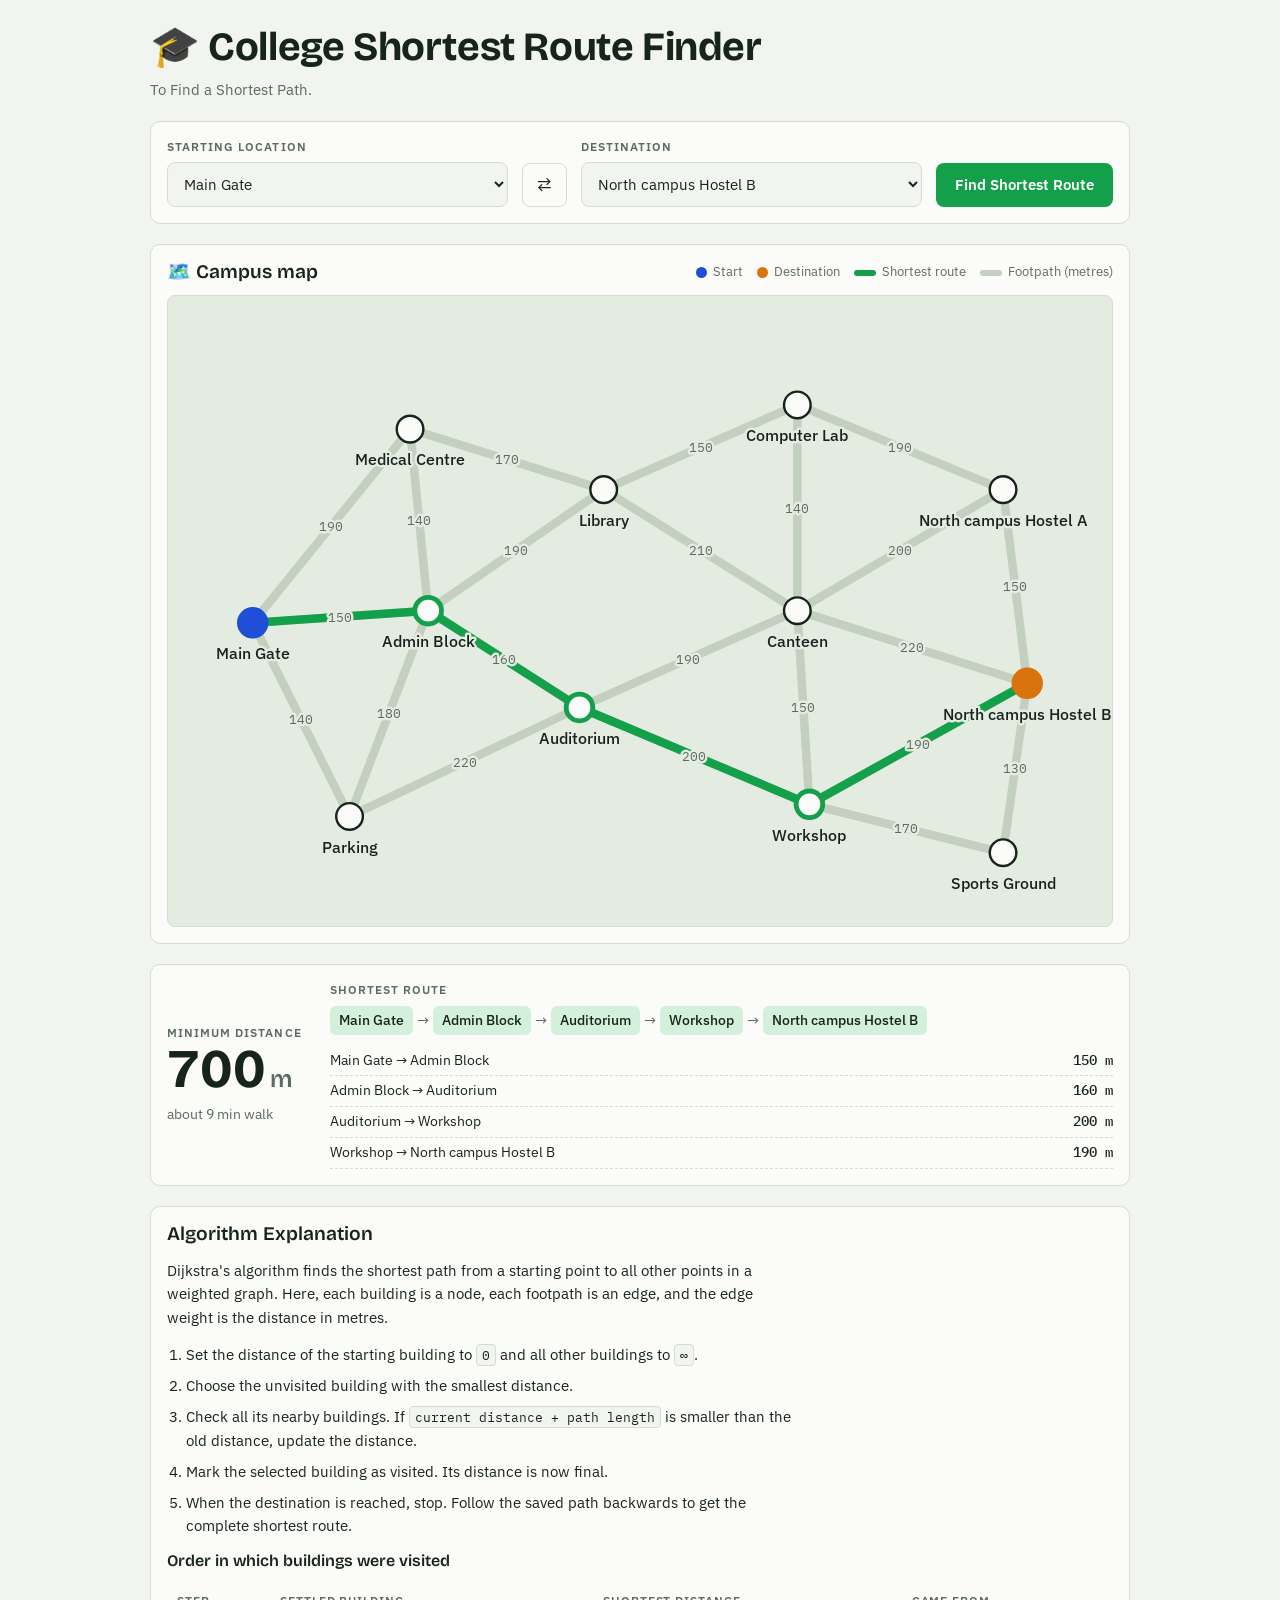
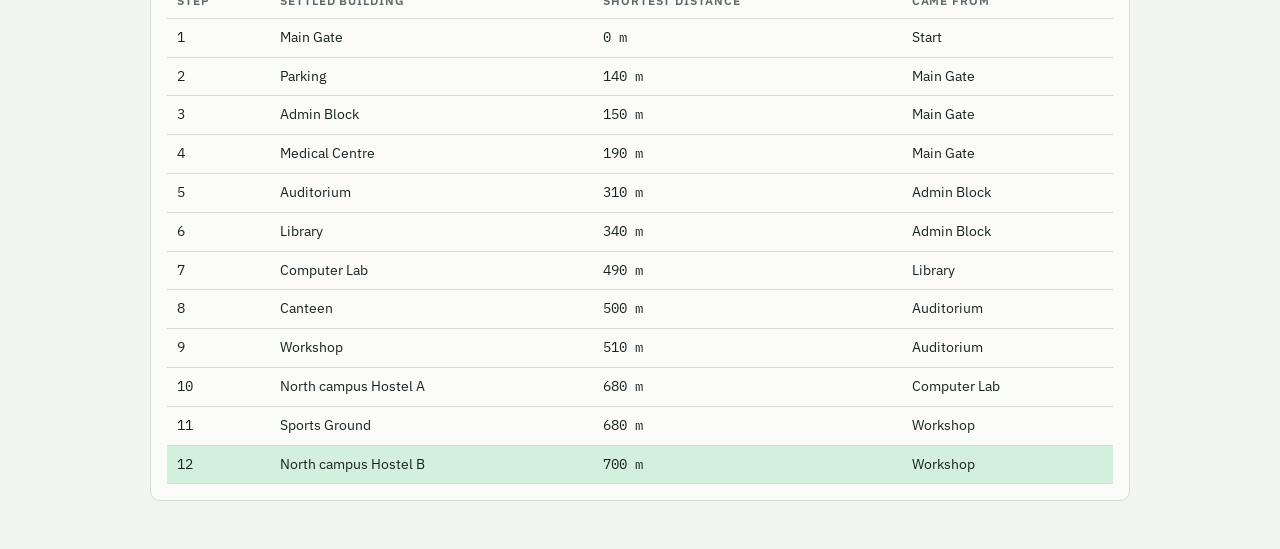
<file: index.html>
<!DOCTYPE html>
<html lang="en">
<head>
  <meta charset="UTF-8">
  <meta name="viewport" content="width=device-width, initial-scale=1.0">
  <title>College Shortest Route Finder</title>
  <meta name="description" content="Pick a start and destination on the college campus map and get the shortest walking route, calculated with Dijkstra's algorithm.">
  <meta name="theme-color" content="#14a04b">
  <meta property="og:type" content="website">
  <meta property="og:title" content="College Shortest Route Finder">
  <meta property="og:description" content="Campus ki do buildings ke beech sabse chhota route, Dijkstra algorithm se.">
  <meta name="twitter:card" content="summary">
  <link rel="icon" href="favicon.svg" type="image/svg+xml">
  <link rel="preconnect" href="https://fonts.googleapis.com">
  <link rel="preconnect" href="https://fonts.gstatic.com" crossorigin>
  <link href="https://fonts.googleapis.com/css2?family=Bricolage+Grotesque:opsz,wght@12..96,600;12..96,700&family=IBM+Plex+Mono:wght@400;500&family=IBM+Plex+Sans:wght@400;500;600&display=swap" rel="stylesheet">
  <link rel="stylesheet" href="./style.css">
</head>
<body>
  <div class="wrap">

    <header>
      <h1>🎓 College Shortest Route Finder</h1>
      <p class="lede">To Find a Shortest Path.</p>
    </header>

    <!-- Route selection -->
    <section class="panel" aria-label="Route selection">
      <form class="controls" id="form">
        <div class="field">
          <label class="label" for="from">Starting Location</label>
          <select id="from"></select>
        </div>
        <button type="button" class="swap" id="swap" aria-label="Swap start and destination" title="Swap">⇄</button>
        <div class="field">
          <label class="label" for="to">Destination</label>
          <select id="to"></select>
        </div>
        <button type="submit" class="go" id="go">Find Shortest Route</button>
      </form>
    </section>

    <!-- Campus map (SVG is drawn by js/map.js) -->
    <section class="panel" aria-label="Campus map">
      <div class="map-head">
        <h2>🗺️ Campus map</h2>
        <div class="legend">
          <span><i class="dot" style="background:var(--start);border-color:var(--start)"></i>Start</span>
          <span><i class="dot" style="background:var(--end);border-color:var(--end)"></i>Destination</span>
          <span><i class="sw" style="background:var(--route)"></i>Shortest route</span>
          <span><i class="sw" style="background:var(--road)"></i>Footpath (metres)</span>
        </div>
      </div>
      <div class="mapbox">
        <svg id="map" viewBox="0 0 780 520" role="img" aria-label="Campus map with footpaths and distances in metres"></svg>
      </div>
      <p class="hint">Map ko left-right swipe karke poora dekho.</p>
    </section>

    <!-- Result (filled by js/app.js) -->
    <section class="panel result" aria-live="polite" id="result"></section>

    <!-- Algorithm explanation -->
<section class="panel explain">
  <h2>Algorithm Explanation</h2>

  <p style="max-width:70ch">
    Dijkstra's algorithm finds the shortest path from a starting point to all
    other points in a weighted graph. Here, each building is a node, each
    footpath is an edge, and the edge weight is the distance in metres.
  </p>

  <ol>
    <li>Set the distance of the starting building to <code>0</code> and all other buildings to <code>∞</code>.</li>

    <li>Choose the unvisited building with the smallest distance.</li>

    <li>
      Check all its nearby buildings. If
      <code>current distance + path length</code>
      is smaller than the old distance, update the distance.
    </li>

    <li>Mark the selected building as visited. Its distance is now final.</li>

    <li>
      When the destination is reached, stop. Follow the saved path backwards
      to get the complete shortest route.
    </li>
  </ol>

  <h3>Order in which buildings were visited</h3>

  <div class="tablewrap">
    <table id="trace"></table>
  </div>
</section>

  </div>

  <!-- Scripts: order matters (data -> algorithm -> map -> app) -->
<script src="./data.js"></script>
<script src="./dijkstra.js"></script>
<script src="./map.js"></script>
<script src="./app.js"></script>
</body>
</html>
</file>
<file: style.css>
/* College Shortest Route Finder - styles */
html { color-scheme: light dark; }
body { margin: 0; }

  /* Layout: controls card on top, site-plan style map in the middle (scrolls sideways on phones), result + explanation below. */
  :root {
    --bg: #f1f4ef;
    --surface: #fbfcfa;
    --ink: #17241d;
    --muted: #5c6b62;
    --line: #d5ddd2;
    --map: #e4ece1;
    --road: #c3cfbf;
    --node: #fbfcfa;
    --route: #14a04b;
    --route-soft: #d2f0dc;
    --start: #1f4fd6;
    --end: #d9730d;
    --focus: #1f4fd6;
    --font-display: "Bricolage Grotesque", "Trebuchet MS", system-ui, sans-serif;
    --font-body: "IBM Plex Sans", system-ui, -apple-system, "Segoe UI", sans-serif;
    --font-mono: "IBM Plex Mono", ui-monospace, "SF Mono", Menlo, monospace;
  }
  @media (prefers-color-scheme: dark) {
    :root:not([data-theme="light"]) {
      --bg: #0f1713; --surface: #172019; --ink: #e6efe8; --muted: #95a69b; --line: #2a372e;
      --map: #131d17; --road: #2c3b31; --node: #172019; --route: #3ddc7a; --route-soft: #17402a;
      --start: #7a9bff; --end: #ffa24d; --focus: #7a9bff;
      color-scheme: dark;
    }
  }
  :root[data-theme="dark"] {
    --bg: #0f1713; --surface: #172019; --ink: #e6efe8; --muted: #95a69b; --line: #2a372e;
    --map: #131d17; --road: #2c3b31; --node: #172019; --route: #3ddc7a; --route-soft: #17402a;
    --start: #7a9bff; --end: #ffa24d; --focus: #7a9bff;
    color-scheme: dark;
  }

  * { box-sizing: border-box; }
  body {
    background: var(--bg); color: var(--ink);
    font-family: var(--font-body); font-size: 15px; line-height: 1.55;
    padding-inline: 16px; padding-block: 24px 48px;
  }
  .wrap { max-width: 980px; margin-inline: auto; display: flex; flex-direction: column; gap: 20px; }
  h1, h2, h3 { font-family: var(--font-display); text-wrap: balance; margin: 0; line-height: 1.15; }
  h1 { font-size: clamp(1.7rem, 5.5vw, 2.5rem); font-weight: 700; letter-spacing: -0.01em; }
  h2 { font-size: 1.2rem; font-weight: 600; }
  h3 { font-size: 1rem; font-weight: 600; }
  p { margin: 0; }
  .lede { color: var(--muted); max-width: 60ch; margin-top: 8px; }
  .label { font-size: 0.72rem; text-transform: uppercase; letter-spacing: 0.09em; color: var(--muted); font-weight: 600; }

  .panel { background: var(--surface); border: 1px solid var(--line); border-radius: 10px; padding: 16px; }

  /* controls */
  .controls { display: grid; grid-template-columns: 1fr; gap: 14px; align-items: end; }
  @media (min-width: 720px) { .controls { grid-template-columns: 1fr auto 1fr auto; } }
  .field { display: flex; flex-direction: column; gap: 6px; min-width: 0; }
  select {
    font: inherit; color: var(--ink); background: var(--bg);
    border: 1px solid var(--line); border-radius: 8px; padding: 11px 12px; width: 100%; min-height: 44px;
  }
  button {
    font: inherit; cursor: pointer; border-radius: 8px; min-height: 44px; padding: 0 18px; border: 1px solid transparent;
  }
  .swap { background: transparent; border-color: var(--line); color: var(--ink); font-size: 1.1rem; padding: 0 14px; }
  .swap:hover { background: var(--bg); }
  .go { background: var(--route); color: #04170b; font-weight: 600; }
  .go:hover { filter: brightness(1.06); }
  :root[data-theme="light"] .go { color: #fff; }
  @media (prefers-color-scheme: light) { :root:not([data-theme="dark"]) .go { color: #fff; } }
  select:focus-visible, button:focus-visible { outline: 3px solid var(--focus); outline-offset: 2px; }

  /* map */
  .map-head { display: flex; justify-content: space-between; align-items: baseline; gap: 12px; flex-wrap: wrap; margin-bottom: 12px; }
  .legend { display: flex; gap: 14px; flex-wrap: wrap; font-size: 0.82rem; color: var(--muted); }
  .legend span { display: inline-flex; align-items: center; gap: 6px; }
  .sw { width: 22px; height: 6px; border-radius: 3px; display: inline-block; }
  .dot { width: 11px; height: 11px; border-radius: 50%; display: inline-block; border: 2px solid; }
  .mapbox { overflow-x: auto; border-radius: 8px; border: 1px solid var(--line); background: var(--map); }
  .mapbox svg { display: block; width: 100%; min-width: 640px; height: auto; }
  .hint { font-size: 0.8rem; color: var(--muted); margin-top: 8px; }
  @media (min-width: 700px) { .hint { display: none; } }

  .edge { stroke: var(--road); stroke-width: 7; stroke-linecap: round; }
  .wlabel { font-family: var(--font-mono); font-size: 11px; fill: var(--muted); paint-order: stroke; stroke: var(--map); stroke-width: 4px; stroke-linejoin: round; text-anchor: middle; }
  .route-line { fill: none; stroke: var(--route); stroke-width: 7; stroke-linecap: round; stroke-linejoin: round; }
  .route-line.draw { stroke-dasharray: 1; stroke-dashoffset: 1; animation: draw 0.9s ease-out forwards; }
  @keyframes draw { to { stroke-dashoffset: 0; } }
  .node circle { fill: var(--node); stroke: var(--ink); stroke-width: 2; }
  .node text { font-family: var(--font-body); font-size: 13px; font-weight: 500; fill: var(--ink); text-anchor: middle; paint-order: stroke; stroke: var(--map); stroke-width: 4px; stroke-linejoin: round; }
  .node.on circle { stroke: var(--route); stroke-width: 4; }
  .node.start circle { fill: var(--start); stroke: var(--start); }
  .node.end circle { fill: var(--end); stroke: var(--end); }
  .node { cursor: default; }

  /* result */
  .result { display: grid; grid-template-columns: 1fr; gap: 16px; }
  @media (min-width: 720px) { .result { grid-template-columns: auto 1fr; align-items: center; gap: 28px; } }
  .big { font-family: var(--font-display); font-size: clamp(2.4rem, 9vw, 3.4rem); font-weight: 700; line-height: 1; font-variant-numeric: tabular-nums; }
  .big small { font-size: 0.45em; font-weight: 600; color: var(--muted); margin-left: 4px; }
  .sub { color: var(--muted); margin-top: 6px; font-size: 0.9rem; }
  .path { display: flex; flex-wrap: wrap; gap: 6px 4px; align-items: center; margin-top: 8px; padding: 0; list-style: none; }
  .path li { display: inline-flex; align-items: center; gap: 4px; }
  .chip { background: var(--route-soft); border-radius: 6px; padding: 3px 9px; font-weight: 500; font-size: 0.9rem; }
  .arrow { color: var(--muted); }
  .legs { margin: 14px 0 0; padding: 0; list-style: none; display: flex; flex-direction: column; gap: 4px; font-size: 0.88rem; }
  .legs li { display: flex; justify-content: space-between; gap: 12px; border-bottom: 1px dashed var(--line); padding-bottom: 4px; }
  .legs b { font-family: var(--font-mono); font-weight: 500; font-variant-numeric: tabular-nums; }
  .msg { color: var(--end); font-weight: 500; }

  /* explanation */
  .explain { display: flex; flex-direction: column; gap: 14px; }
  .explain ol { margin: 0; padding-left: 1.2rem; display: flex; flex-direction: column; gap: 8px; max-width: 70ch; }
  .tablewrap { overflow-x: auto; }
  table { border-collapse: collapse; width: 100%; font-size: 0.88rem; min-width: 440px; }
  th, td { text-align: left; padding: 8px 10px; border-bottom: 1px solid var(--line); }
  th { font-size: 0.72rem; text-transform: uppercase; letter-spacing: 0.08em; color: var(--muted); font-weight: 600; }
  td.num { font-family: var(--font-mono); font-variant-numeric: tabular-nums; }
  tr.final td { background: var(--route-soft); }
  code { font-family: var(--font-mono); font-size: 0.88em; background: var(--bg); border: 1px solid var(--line); border-radius: 4px; padding: 1px 5px; }

  @media (prefers-reduced-motion: reduce) { .route-line.draw { animation: none; stroke-dashoffset: 0; } }
</file>
